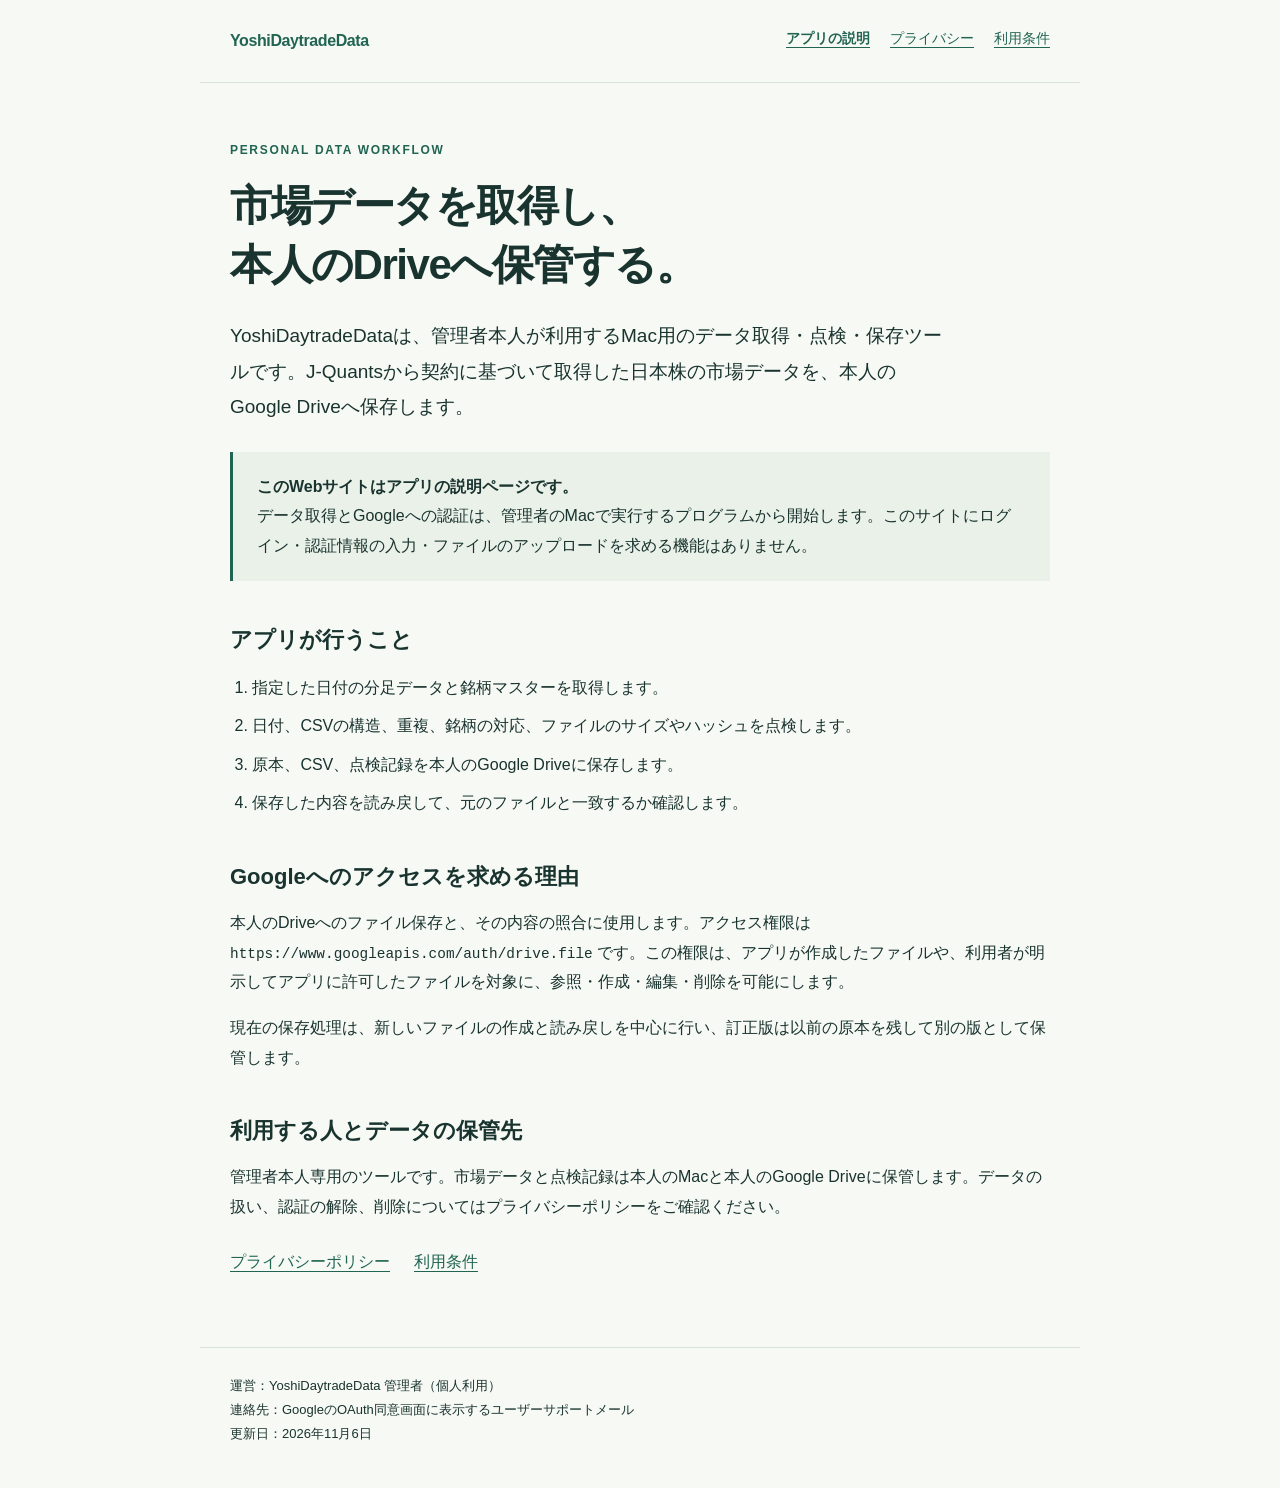
<file: index.html>
<!doctype html>
<html lang="ja"><head><meta charset="utf-8"><meta name="viewport" content="width=device-width,initial-scale=1"><meta name="robots" content="noindex,nofollow"><meta name="description" content="YoshiDaytradeDataは、本人のMacで取得した日本株の市場データを点検し、本人のGoogle Driveへ保存する個人利用のツールです。"><title>YoshiDaytradeData | アプリの説明</title><link rel="stylesheet" href="style.css"></head>
<body><header><a class="brand" href="index.html">YoshiDaytradeData</a><nav aria-label="ページ"><a href="index.html" aria-current="page">アプリの説明</a><a href="privacy.html">プライバシー</a><a href="terms.html">利用条件</a></nav></header>
<main><p class="eyebrow">PERSONAL DATA WORKFLOW</p><h1>市場データを取得し、<br>本人のDriveへ保管する。</h1><p class="lead">YoshiDaytradeDataは、管理者本人が利用するMac用のデータ取得・点検・保存ツールです。J-Quantsから契約に基づいて取得した日本株の市場データを、本人のGoogle Driveへ保存します。</p>
<div class="note"><strong>このWebサイトはアプリの説明ページです。</strong><br>データ取得とGoogleへの認証は、管理者のMacで実行するプログラムから開始します。このサイトにログイン・認証情報の入力・ファイルのアップロードを求める機能はありません。</div>
<h2>アプリが行うこと</h2><ol><li>指定した日付の分足データと銘柄マスターを取得します。</li><li>日付、CSVの構造、重複、銘柄の対応、ファイルのサイズやハッシュを点検します。</li><li>原本、CSV、点検記録を本人のGoogle Driveに保存します。</li><li>保存した内容を読み戻して、元のファイルと一致するか確認します。</li></ol>
<h2>Googleへのアクセスを求める理由</h2><p>本人のDriveへのファイル保存と、その内容の照合に使用します。アクセス権限は <code>https://www.googleapis.com/auth/drive.file</code> です。この権限は、アプリが作成したファイルや、利用者が明示してアプリに許可したファイルを対象に、参照・作成・編集・削除を可能にします。</p><p>現在の保存処理は、新しいファイルの作成と読み戻しを中心に行い、訂正版は以前の原本を残して別の版として保管します。</p>
<h2>利用する人とデータの保管先</h2><p>管理者本人専用のツールです。市場データと点検記録は本人のMacと本人のGoogle Driveに保管します。データの扱い、認証の解除、削除についてはプライバシーポリシーをご確認ください。</p><div class="links"><a href="privacy.html">プライバシーポリシー</a><a href="terms.html">利用条件</a></div></main>
<footer><p>運営：YoshiDaytradeData 管理者（個人利用）<br>連絡先：GoogleのOAuth同意画面に表示するユーザーサポートメール<br>更新日：2026年11月6日</p></footer></body></html>
</file>
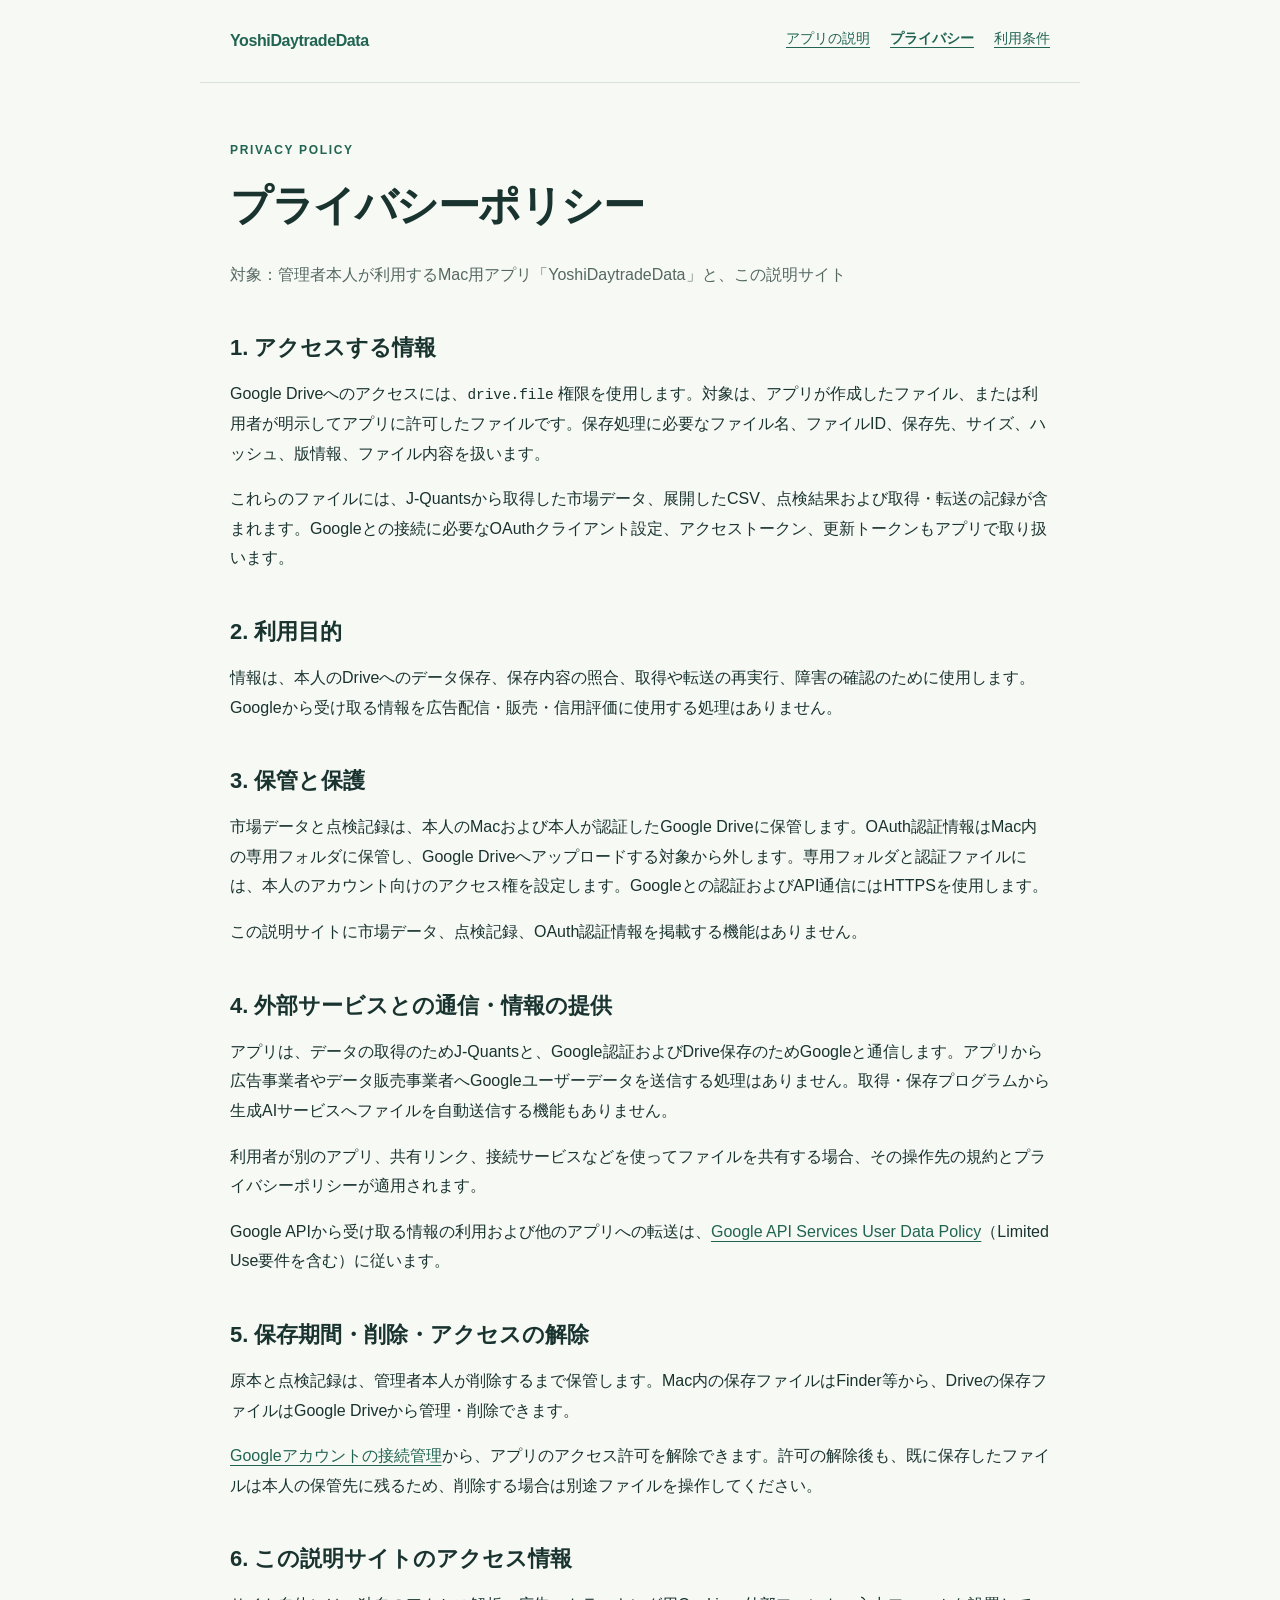
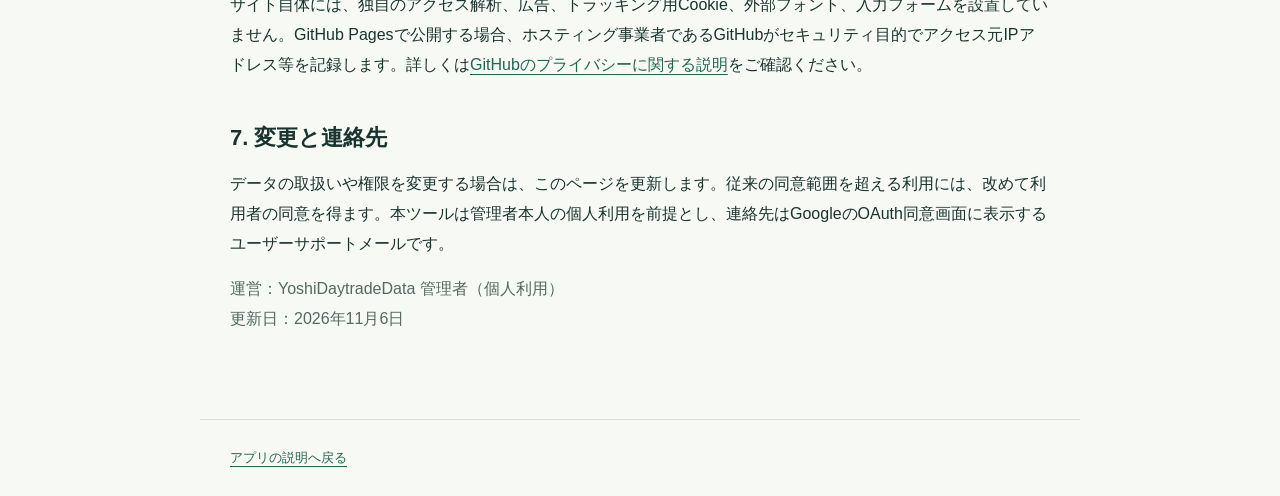
<file: privacy.html>
<!doctype html>
<html lang="ja"><head><meta charset="utf-8"><meta name="viewport" content="width=device-width,initial-scale=1"><meta name="robots" content="noindex,nofollow"><title>プライバシーポリシー | YoshiDaytradeData</title><link rel="stylesheet" href="style.css"></head>
<body><header><a class="brand" href="index.html">YoshiDaytradeData</a><nav aria-label="ページ"><a href="index.html">アプリの説明</a><a href="privacy.html" aria-current="page">プライバシー</a><a href="terms.html">利用条件</a></nav></header>
<main><p class="eyebrow">PRIVACY POLICY</p><h1>プライバシーポリシー</h1><p class="muted">対象：管理者本人が利用するMac用アプリ「YoshiDaytradeData」と、この説明サイト</p>
<h2>1. アクセスする情報</h2><p>Google Driveへのアクセスには、<code>drive.file</code> 権限を使用します。対象は、アプリが作成したファイル、または利用者が明示してアプリに許可したファイルです。保存処理に必要なファイル名、ファイルID、保存先、サイズ、ハッシュ、版情報、ファイル内容を扱います。</p><p>これらのファイルには、J-Quantsから取得した市場データ、展開したCSV、点検結果および取得・転送の記録が含まれます。Googleとの接続に必要なOAuthクライアント設定、アクセストークン、更新トークンもアプリで取り扱います。</p>
<h2>2. 利用目的</h2><p>情報は、本人のDriveへのデータ保存、保存内容の照合、取得や転送の再実行、障害の確認のために使用します。Googleから受け取る情報を広告配信・販売・信用評価に使用する処理はありません。</p>
<h2>3. 保管と保護</h2><p>市場データと点検記録は、本人のMacおよび本人が認証したGoogle Driveに保管します。OAuth認証情報はMac内の専用フォルダに保管し、Google Driveへアップロードする対象から外します。専用フォルダと認証ファイルには、本人のアカウント向けのアクセス権を設定します。Googleとの認証およびAPI通信にはHTTPSを使用します。</p><p>この説明サイトに市場データ、点検記録、OAuth認証情報を掲載する機能はありません。</p>
<h2>4. 外部サービスとの通信・情報の提供</h2><p>アプリは、データの取得のためJ-Quantsと、Google認証およびDrive保存のためGoogleと通信します。アプリから広告事業者やデータ販売事業者へGoogleユーザーデータを送信する処理はありません。取得・保存プログラムから生成AIサービスへファイルを自動送信する機能もありません。</p><p>利用者が別のアプリ、共有リンク、接続サービスなどを使ってファイルを共有する場合、その操作先の規約とプライバシーポリシーが適用されます。</p><p>Google APIから受け取る情報の利用および他のアプリへの転送は、<a href="https://developers.google.com/terms/api-services-user-data-policy">Google API Services User Data Policy</a>（Limited Use要件を含む）に従います。</p>
<h2>5. 保存期間・削除・アクセスの解除</h2><p>原本と点検記録は、管理者本人が削除するまで保管します。Mac内の保存ファイルはFinder等から、Driveの保存ファイルはGoogle Driveから管理・削除できます。</p><p><a href="https://myaccount.google.com/connections">Googleアカウントの接続管理</a>から、アプリのアクセス許可を解除できます。許可の解除後も、既に保存したファイルは本人の保管先に残るため、削除する場合は別途ファイルを操作してください。</p>
<h2>6. この説明サイトのアクセス情報</h2><p>サイト自体には、独自のアクセス解析、広告、トラッキング用Cookie、外部フォント、入力フォームを設置していません。GitHub Pagesで公開する場合、ホスティング事業者であるGitHubがセキュリティ目的でアクセス元IPアドレス等を記録します。詳しくは<a href="https://docs.github.com/en/site-policy/privacy-policies/github-general-privacy-statement">GitHubのプライバシーに関する説明</a>をご確認ください。</p>
<h2>7. 変更と連絡先</h2><p>データの取扱いや権限を変更する場合は、このページを更新します。従来の同意範囲を超える利用には、改めて利用者の同意を得ます。本ツールは管理者本人の個人利用を前提とし、連絡先はGoogleのOAuth同意画面に表示するユーザーサポートメールです。</p><p class="muted">運営：YoshiDaytradeData 管理者（個人利用）<br>更新日：2026年11月6日</p></main><footer><a href="index.html">アプリの説明へ戻る</a></footer></body></html>
</file>
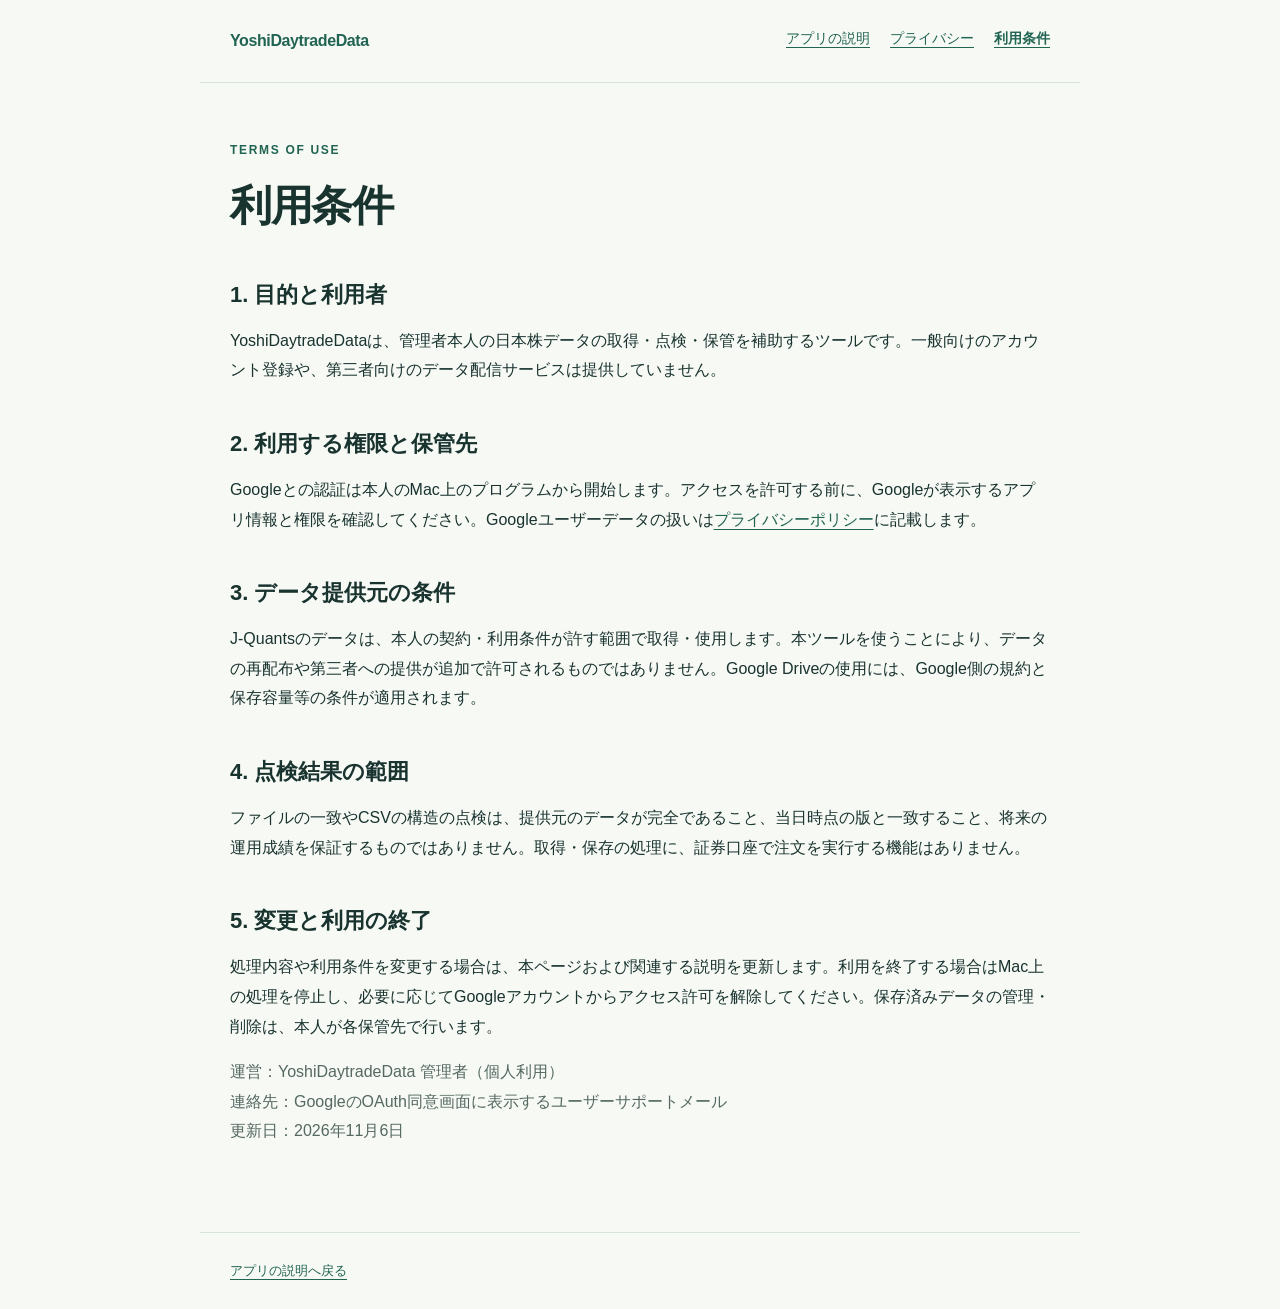
<file: terms.html>
<!doctype html>
<html lang="ja"><head><meta charset="utf-8"><meta name="viewport" content="width=device-width,initial-scale=1"><meta name="robots" content="noindex,nofollow"><title>利用条件 | YoshiDaytradeData</title><link rel="stylesheet" href="style.css"></head>
<body><header><a class="brand" href="index.html">YoshiDaytradeData</a><nav aria-label="ページ"><a href="index.html">アプリの説明</a><a href="privacy.html">プライバシー</a><a href="terms.html" aria-current="page">利用条件</a></nav></header>
<main><p class="eyebrow">TERMS OF USE</p><h1>利用条件</h1><h2>1. 目的と利用者</h2><p>YoshiDaytradeDataは、管理者本人の日本株データの取得・点検・保管を補助するツールです。一般向けのアカウント登録や、第三者向けのデータ配信サービスは提供していません。</p>
<h2>2. 利用する権限と保管先</h2><p>Googleとの認証は本人のMac上のプログラムから開始します。アクセスを許可する前に、Googleが表示するアプリ情報と権限を確認してください。Googleユーザーデータの扱いは<a href="privacy.html">プライバシーポリシー</a>に記載します。</p>
<h2>3. データ提供元の条件</h2><p>J-Quantsのデータは、本人の契約・利用条件が許す範囲で取得・使用します。本ツールを使うことにより、データの再配布や第三者への提供が追加で許可されるものではありません。Google Driveの使用には、Google側の規約と保存容量等の条件が適用されます。</p>
<h2>4. 点検結果の範囲</h2><p>ファイルの一致やCSVの構造の点検は、提供元のデータが完全であること、当日時点の版と一致すること、将来の運用成績を保証するものではありません。取得・保存の処理に、証券口座で注文を実行する機能はありません。</p>
<h2>5. 変更と利用の終了</h2><p>処理内容や利用条件を変更する場合は、本ページおよび関連する説明を更新します。利用を終了する場合はMac上の処理を停止し、必要に応じてGoogleアカウントからアクセス許可を解除してください。保存済みデータの管理・削除は、本人が各保管先で行います。</p><p class="muted">運営：YoshiDaytradeData 管理者（個人利用）<br>連絡先：GoogleのOAuth同意画面に表示するユーザーサポートメール<br>更新日：2026年11月6日</p></main><footer><a href="index.html">アプリの説明へ戻る</a></footer></body></html>
</file>
<file: style.css>
:root{color-scheme:light;--ink:#19332f;--muted:#556862;--line:#d8e2dd;--accent:#216452;--paper:#f7f9f5}*{box-sizing:border-box}body{margin:0;background:var(--paper);color:var(--ink);font:16px/1.85 -apple-system,BlinkMacSystemFont,"Helvetica Neue","Hiragino Kaku Gothic ProN",Meiryo,sans-serif}a{color:var(--accent);text-underline-offset:4px}a:focus-visible{outline:3px solid #b78d37;outline-offset:5px}header,main,footer{max-width:880px;margin:auto;padding:26px 30px}header{display:flex;justify-content:space-between;gap:20px;flex-wrap:wrap;border-bottom:1px solid var(--line)}.brand{font-weight:700;letter-spacing:-.025em;text-decoration:none}nav{display:flex;gap:20px;flex-wrap:wrap;font-size:14px}nav [aria-current]{font-weight:700}main{padding-top:56px;padding-bottom:70px}.eyebrow{font-size:12px;letter-spacing:.14em;font-weight:700;color:var(--accent)}h1{font-size:clamp(28px,5vw,42px);line-height:1.4;letter-spacing:-.035em;margin:14px 0 24px}h2{font-size:22px;line-height:1.55;margin:42px 0 14px}p{margin:0 0 16px}.lead{font-size:19px;max-width:720px}.note{background:#eaf1e9;padding:20px 24px;border-left:3px solid var(--accent);margin:28px 0}.muted,small{color:var(--muted)}dl{margin:24px 0}dt{font-weight:700;margin-top:22px}dd{margin:6px 0 0}ul,ol{padding-left:1.4em}li{margin:9px 0}code{font-size:.9em;overflow-wrap:anywhere}footer{border-top:1px solid var(--line);font-size:13px}.links{display:flex;gap:24px;flex-wrap:wrap;margin-top:26px}@media(max-width:540px){header,main,footer{padding-left:22px;padding-right:22px}main{padding-top:34px}nav{gap:14px}.lead{font-size:17px}}
</file>
